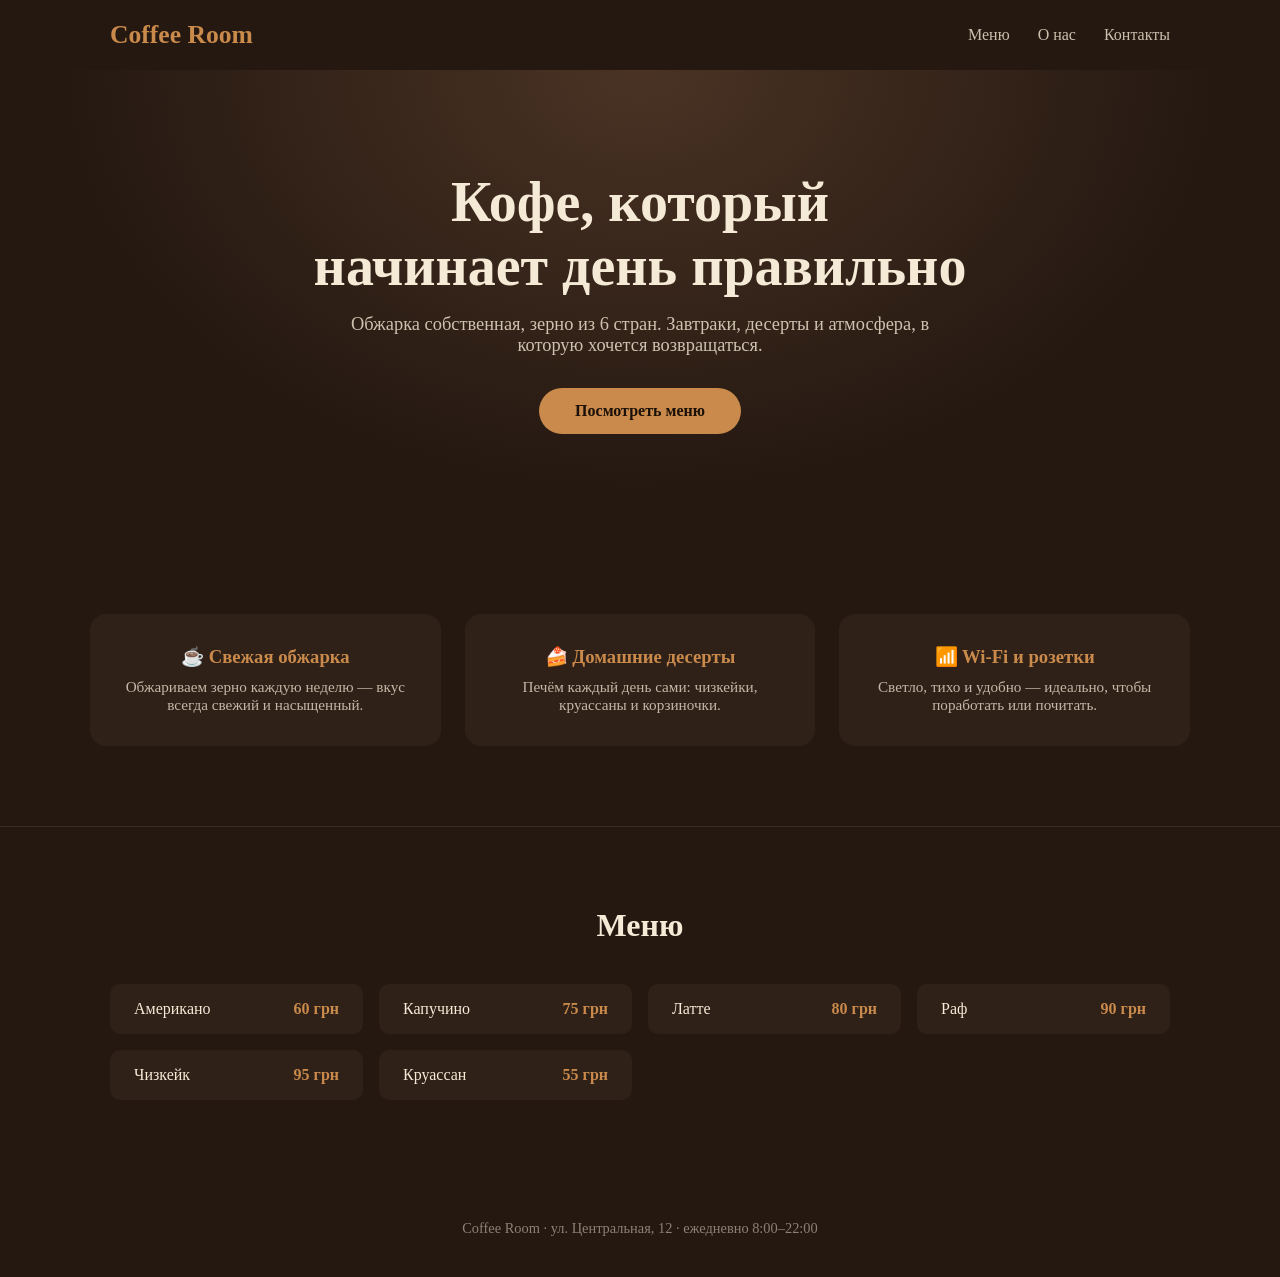
<file: works/coffee/index.html>
<!DOCTYPE html>
<html lang="uk">
<head>
    <meta charset="UTF-8">
    <meta name="viewport" content="width=device-width, initial-scale=1.0">
    <title>Coffee Room — лендинг кофейни</title>
    <style>
        :root {
            --cream: #f5ead6;
            --brown: #3d2b1f;
            --dark: #241811;
            --accent: #c98a4b;
        }
        * { margin: 0; padding: 0; box-sizing: border-box; }
        body {
            font-family: Georgia, 'Times New Roman', serif;
            background: var(--dark);
            color: var(--cream);
        }
        .container { max-width: 1100px; margin: 0 auto; padding: 0 20px; }

        .nav {
            display: flex;
            justify-content: space-between;
            align-items: center;
            padding: 20px 0;
        }
        .logo { font-size: 1.6rem; font-weight: 700; color: var(--accent); }
        .nav-links { display: flex; gap: 28px; list-style: none; }
        .nav-links a { color: var(--cream); text-decoration: none; opacity: 0.8; }
        .nav-links a:hover { opacity: 1; color: var(--accent); }

        .hero {
            text-align: center;
            padding: 100px 0;
            background: radial-gradient(ellipse at top, #4a3324 0%, var(--dark) 65%);
        }
        .hero h1 { font-size: clamp(2.2rem, 6vw, 3.5rem); margin-bottom: 16px; }
        .hero p { font-size: 1.15rem; opacity: 0.8; max-width: 600px; margin: 0 auto 32px; }
        .btn {
            display: inline-block;
            background: var(--accent);
            color: #1a1008;
            padding: 14px 36px;
            border-radius: 30px;
            text-decoration: none;
            font-weight: 700;
        }

        .features { display: grid; grid-template-columns: repeat(3, 1fr); gap: 24px; padding: 80px 0; }
        .feature {
            background: #2f2018;
            border-radius: 16px;
            padding: 32px;
            text-align: center;
        }
        .feature h3 { margin-bottom: 10px; color: var(--accent); }
        .feature p { opacity: 0.75; font-size: 0.95rem; }

        .menu { padding: 80px 0; border-top: 1px solid #3a2c20; }
        .menu h2 { text-align: center; margin-bottom: 40px; font-size: 2rem; }
        .menu-grid { display: grid; grid-template-columns: repeat(auto-fit, minmax(250px, 1fr)); gap: 16px; }
        .menu-item {
            display: flex;
            justify-content: space-between;
            background: #2f2018;
            padding: 16px 24px;
            border-radius: 10px;
        }
        .price { color: var(--accent); font-weight: 700; }

        .footer { text-align: center; padding: 40px 0; opacity: 0.5; font-size: 0.9rem; }

        @media (max-width: 768px) {
            .features { grid-template-columns: 1fr; }
            .nav-links { display: none; }
        }
    </style>
</head>
<body>
    <div class="container">
        <nav class="nav">
            <div class="logo">Coffee Room</div>
            <ul class="nav-links">
                <li><a href="#menu">Меню</a></li>
                <li><a href="#about">О нас</a></li>
                <li><a href="#contacts">Контакты</a></li>
            </ul>
        </nav>
    </div>

    <section class="hero">
        <div class="container">
            <h1>Кофе, который<br>начинает день правильно</h1>
            <p>Обжарка собственная, зерно из 6 стран. Завтраки, десерты и атмосфера, в которую хочется возвращаться.</p>
            <a href="#menu" class="btn">Посмотреть меню</a>
        </div>
    </section>

    <section id="about" class="features container">
        <div class="feature">
            <h3>☕ Свежая обжарка</h3>
            <p>Обжариваем зерно каждую неделю — вкус всегда свежий и насыщенный.</p>
        </div>
        <div class="feature">
            <h3>🍰 Домашние десерты</h3>
            <p>Печём каждый день сами: чизкейки, круассаны и корзиночки.</p>
        </div>
        <div class="feature">
            <h3>📶 Wi-Fi и розетки</h3>
            <p>Светло, тихо и удобно — идеально, чтобы поработать или почитать.</p>
        </div>
    </section>

    <section id="menu" class="menu">
        <div class="container">
            <h2>Меню</h2>
            <div class="menu-grid">
                <div class="menu-item"><span>Американо</span><span class="price">60 грн</span></div>
                <div class="menu-item"><span>Капучино</span><span class="price">75 грн</span></div>
                <div class="menu-item"><span>Латте</span><span class="price">80 грн</span></div>
                <div class="menu-item"><span>Раф</span><span class="price">90 грн</span></div>
                <div class="menu-item"><span>Чизкейк</span><span class="price">95 грн</span></div>
                <div class="menu-item"><span>Круассан</span><span class="price">55 грн</span></div>
            </div>
        </div>
    </section>

    <footer id="contacts" class="footer">
        <div class="container">Coffee Room · ул. Центральная, 12 · ежедневно 8:00–22:00</div>
    </footer>
</body>
</html>
</file>
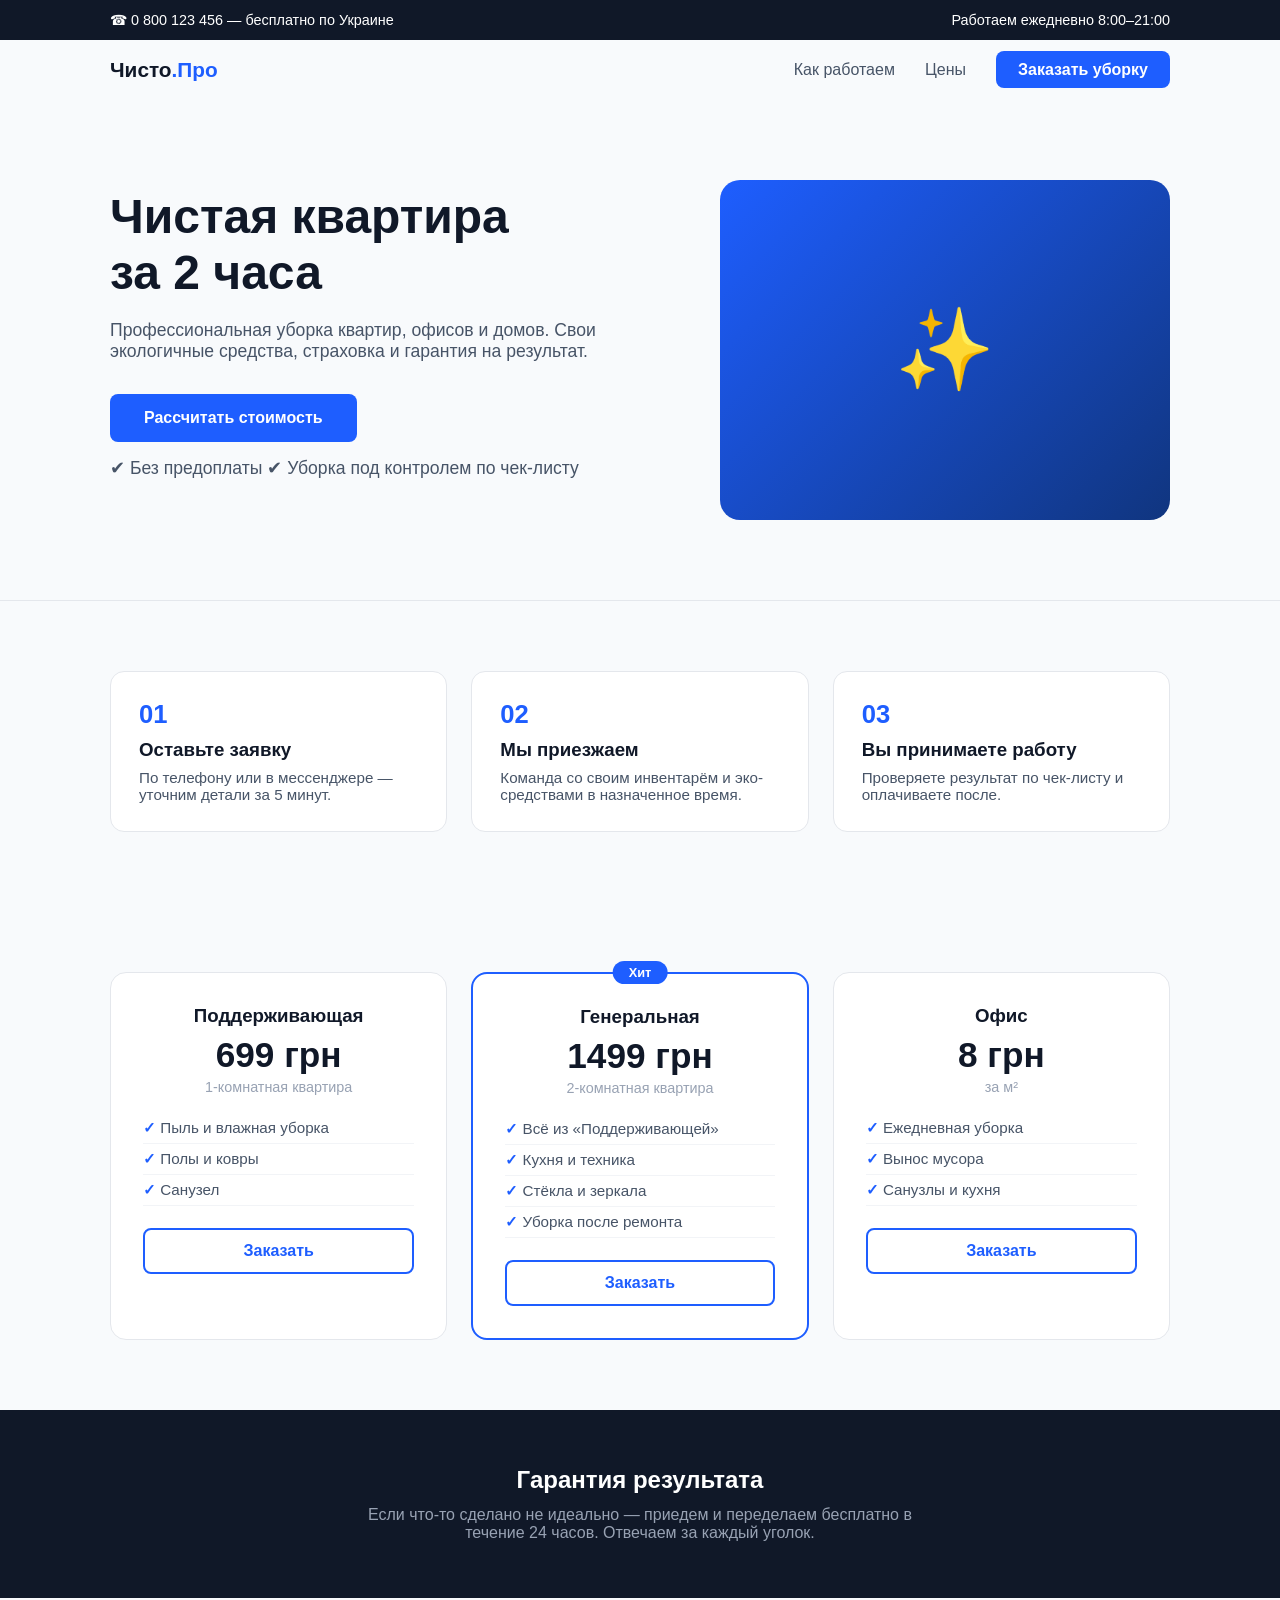
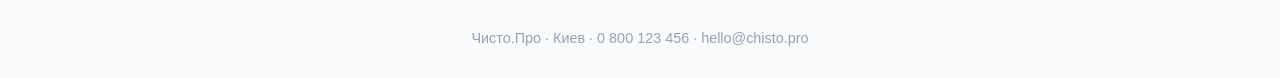
<file: works/service/index.html>
<!DOCTYPE html>
<html lang="uk">
<head>
    <meta charset="UTF-8">
    <meta name="viewport" content="width=device-width, initial-scale=1.0">
    <title>Чисто.Про — лендинг сервиса уборки</title>
    <style>
        :root {
            --blue: #1e5eff;
            --dark: #101828;
            --text: #475467;
            --bg: #f8fafc;
        }
        * { margin: 0; padding: 0; box-sizing: border-box; }
        body { font-family: 'Segoe UI', Arial, sans-serif; background: var(--bg); color: var(--dark); }
        .container { max-width: 1100px; margin: 0 auto; padding: 0 20px; }

        .topbar { background: var(--dark); color: #fff; padding: 12px 0; font-size: 0.9rem; }
        .topbar-inner { display: flex; justify-content: space-between; }
        .topbar a { color: #98a2b3; text-decoration: none; }

        .nav { display: flex; justify-content: space-between; align-items: center; padding: 18px 0; }
        .logo { font-weight: 800; font-size: 1.3rem; }
        .logo span { color: var(--blue); }
        .nav-links { display: flex; gap: 30px; list-style: none; }
        .nav-links a { color: var(--text); text-decoration: none; }
        .nav-links a:hover { color: var(--blue); }
        .nav-btn {
            background: var(--blue);
            color: #fff !important;
            padding: 10px 22px;
            border-radius: 8px;
            font-weight: 600;
        }

        .hero { padding: 80px 0; }
        .hero-inner { display: grid; grid-template-columns: 1.1fr 0.9fr; gap: 60px; align-items: center; }
        .hero h1 { font-size: clamp(2rem, 5vw, 3rem); line-height: 1.15; margin-bottom: 20px; }
        .hero p { color: var(--text); font-size: 1.1rem; margin-bottom: 32px; }
        .btn { display: inline-block; background: var(--blue); color: #fff; padding: 15px 34px; border-radius: 8px; text-decoration: none; font-weight: 600; }
        .btn:hover { background: #1650e8; }
        .hero-note { margin-top: 16px; color: #98a2b3; font-size: 0.9rem; }

        .steps { padding: 70px 0; border-top: 1px solid #e4e7ec; }
        .steps-grid { display: grid; grid-template-columns: repeat(3, 1fr); gap: 24px; }
        .step { background: #fff; border-radius: 14px; padding: 28px; border: 1px solid #e4e7ec; }
        .step b { display: block; font-size: 1.6rem; color: var(--blue); margin-bottom: 10px; }
        .step h3 { margin-bottom: 8px; }
        .step p { color: var(--text); font-size: 0.95rem; }

        .prices { padding: 70px 0; }
        .price-grid { display: grid; grid-template-columns: repeat(3, 1fr); gap: 24px; }
        .price-card {
            background: #fff;
            border-radius: 16px;
            padding: 32px;
            border: 1px solid #e4e7ec;
            text-align: center;
        }
        .price-card.featured { border: 2px solid var(--blue); position: relative; }
        .featured-tag {
            position: absolute;
            top: -13px;
            left: 50%;
            transform: translateX(-50%);
            background: var(--blue);
            color: #fff;
            padding: 4px 16px;
            border-radius: 20px;
            font-size: 0.8rem;
            font-weight: 700;
        }
        .price-card h3 { margin-bottom: 8px; }
        .price-card .amount { font-size: 2.2rem; font-weight: 800; color: var(--dark); margin-bottom: 4px; }
        .price-card .per { color: #98a2b3; font-size: 0.9rem; margin-bottom: 18px; }
        .price-card ul { list-style: none; text-align: left; color: var(--text); font-size: 0.95rem; }
        .price-card li { padding: 6px 0; border-bottom: 1px solid #f2f4f7; }
        .price-card li::before { content: '✓ '; color: var(--blue); font-weight: 700; }
        .price-btn {
            display: block;
            margin-top: 22px;
            border: 2px solid var(--blue);
            color: var(--blue);
            padding: 12px;
            border-radius: 8px;
            text-decoration: none;
            font-weight: 600;
        }
        .price-btn:hover { background: var(--blue); color: #fff; }

        .guarantee { background: var(--dark); color: #fff; padding: 56px 0; text-align: center; }
        .guarantee h2 { margin-bottom: 12px; }
        .guarantee p { color: #98a2b3; max-width: 600px; margin: 0 auto; }

        .footer { padding: 32px 0; text-align: center; color: #98a2b3; font-size: 0.9rem; }

        @media (max-width: 768px) {
            .hero-inner { grid-template-columns: 1fr; }
            .steps-grid, .price-grid { grid-template-columns: 1fr; }
            .nav-links { display: none; }
        }
    </style>
</head>
<body>
    <div class="topbar">
        <div class="container topbar-inner">
            <span>☎ 0 800 123 456 — бесплатно по Украине</span>
            <span>Работаем ежедневно 8:00–21:00</span>
        </div>
    </div>

    <div class="container">
        <nav class="nav">
            <div class="logo">Чисто<span>.Про</span></div>
            <ul class="nav-links">
                <li><a href="#steps">Как работаем</a></li>
                <li><a href="#prices">Цены</a></li>
                <li><a href="#prices" class="nav-btn">Заказать уборку</a></li>
            </ul>
        </nav>
    </div>

    <section class="hero">
        <div class="container hero-inner">
            <div>
                <h1>Чистая квартира<br>за 2 часа</h1>
                <p>Профессиональная уборка квартир, офисов и домов. Свои экологичные средства, страховка и гарантия на результат.</p>
                <a href="#prices" class="btn">Рассчитать стоимость</a>
                <p class="hero-note">✔ Без предоплаты ✔ Уборка под контролем по чек-листу</p>
            </div>
            <div style="border-radius: 20px; background: linear-gradient(135deg, #1e5eff, #10357f); height: 340px; display: flex; align-items: center; justify-content: center; font-size: 5rem;">✨</div>
        </div>
    </section>

    <section id="steps" class="steps">
        <div class="container">
            <div class="steps-grid">
                <div class="step"><b>01</b><h3>Оставьте заявку</h3><p>По телефону или в мессенджере — уточним детали за 5 минут.</p></div>
                <div class="step"><b>02</b><h3>Мы приезжаем</h3><p>Команда со своим инвентарём и эко-средствами в назначенное время.</p></div>
                <div class="step"><b>03</b><h3>Вы принимаете работу</h3><p>Проверяете результат по чек-листу и оплачиваете после.</p></div>
            </div>
        </div>
    </section>

    <section id="prices" class="prices">
        <div class="container">
            <div class="price-grid">
                <div class="price-card">
                    <h3>Поддерживающая</h3>
                    <div class="amount">699 грн</div>
                    <div class="per">1-комнатная квартира</div>
                    <ul>
                        <li>Пыль и влажная уборка</li>
                        <li>Полы и ковры</li>
                        <li>Санузел</li>
                    </ul>
                    <a href="#" class="price-btn">Заказать</a>
                </div>
                <div class="price-card featured">
                    <span class="featured-tag">Хит</span>
                    <h3>Генеральная</h3>
                    <div class="amount">1499 грн</div>
                    <div class="per">2-комнатная квартира</div>
                    <ul>
                        <li>Всё из «Поддерживающей»</li>
                        <li>Кухня и техника</li>
                        <li>Стёкла и зеркала</li>
                        <li>Уборка после ремонта</li>
                    </ul>
                    <a href="#" class="price-btn">Заказать</a>
                </div>
                <div class="price-card">
                    <h3>Офис</h3>
                    <div class="amount">8 грн</div>
                    <div class="per">за м²</div>
                    <ul>
                        <li>Ежедневная уборка</li>
                        <li>Вынос мусора</li>
                        <li>Санузлы и кухня</li>
                    </ul>
                    <a href="#" class="price-btn">Заказать</a>
                </div>
            </div>
        </div>
    </section>

    <section class="guarantee">
        <div class="container">
            <h2>Гарантия результата</h2>
            <p>Если что-то сделано не идеально — приедем и переделаем бесплатно в течение 24 часов. Отвечаем за каждый уголок.</p>
        </div>
    </section>

    <footer class="footer">
        <div class="container">Чисто.Про · Киев · 0 800 123 456 · hello@chisto.pro</div>
    </footer>
</body>
</html>
</file>
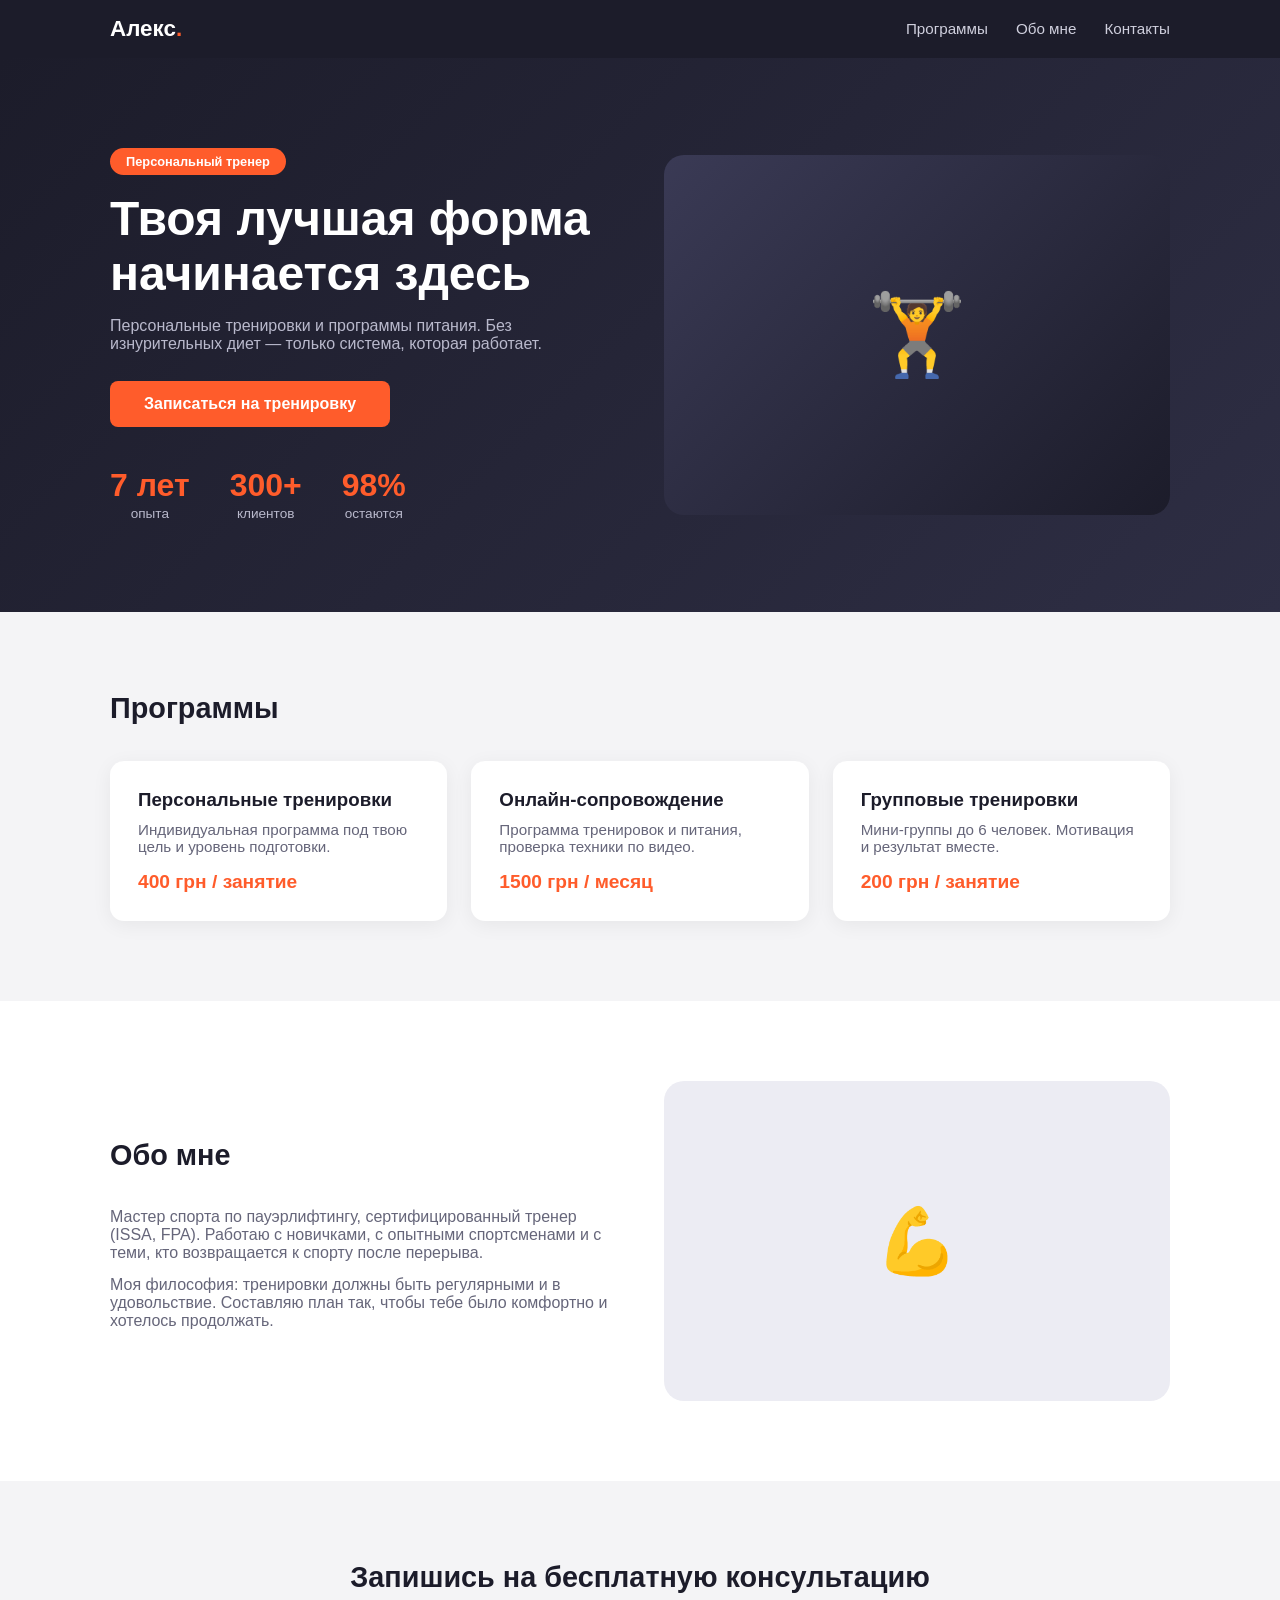
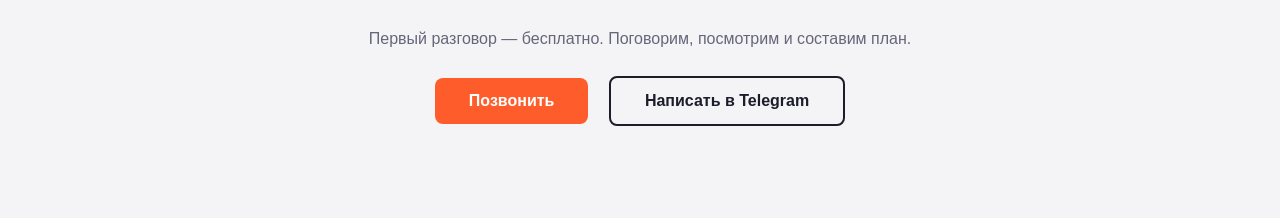
<file: works/trainer/index.html>
<!DOCTYPE html>
<html lang="uk">
<head>
    <meta charset="UTF-8">
    <meta name="viewport" content="width=device-width, initial-scale=1.0">
    <title>Алекс Тренер — сайт-визитка</title>
    <style>
        :root {
            --bg: #f4f4f6;
            --dark: #1c1c2a;
            --accent: #ff5c2b;
            --muted: #66667a;
        }
        * { margin: 0; padding: 0; box-sizing: border-box; }
        body {
            font-family: 'Segoe UI', Arial, sans-serif;
            background: var(--bg);
            color: var(--dark);
        }
        .container { max-width: 1100px; margin: 0 auto; padding: 0 20px; }

        .header {
            background: var(--dark);
            color: #fff;
            padding: 16px 0;
        }
        .header-inner { display: flex; justify-content: space-between; align-items: center; }
        .logo { font-weight: 800; font-size: 1.4rem; }
        .logo span { color: var(--accent); }
        .nav { display: flex; gap: 28px; list-style: none; }
        .nav a { color: #cfcfdd; text-decoration: none; font-size: 0.95rem; }
        .nav a:hover { color: var(--accent); }

        .hero {
            background: linear-gradient(135deg, var(--dark) 0%, #2e2e44 100%);
            color: #fff;
            padding: 90px 0;
        }
        .hero-inner { display: grid; grid-template-columns: 1fr 1fr; gap: 48px; align-items: center; }
        .hero-badge {
            display: inline-block;
            background: var(--accent);
            padding: 6px 16px;
            border-radius: 20px;
            font-size: 0.8rem;
            font-weight: 700;
            margin-bottom: 16px;
        }
        .hero h1 { font-size: clamp(2rem, 5vw, 3rem); margin-bottom: 16px; line-height: 1.15; }
        .hero p { color: #b9b9cc; margin-bottom: 28px; }
        .btn {
            display: inline-block;
            background: var(--accent);
            color: #fff;
            padding: 14px 34px;
            border-radius: 8px;
            text-decoration: none;
            font-weight: 700;
        }
        .btn:hover { background: #ff7a4f; }
        .hero-stats { display: flex; gap: 40px; margin-top: 40px; }
        .stat { text-align: center; }
        .stat b { display: block; font-size: 2rem; color: var(--accent); }
        .stat span { font-size: 0.85rem; color: #b9b9cc; }

        .programs { padding: 80px 0; }
        .section-title { font-size: 1.8rem; margin-bottom: 36px; }
        .cards { display: grid; grid-template-columns: repeat(3, 1fr); gap: 24px; }
        .card {
            background: #fff;
            border-radius: 14px;
            padding: 28px;
            box-shadow: 0 4px 20px rgba(0, 0, 0, 0.06);
        }
        .card h3 { margin-bottom: 10px; }
        .card p { color: var(--muted); font-size: 0.95rem; margin-bottom: 16px; }
        .card .price { color: var(--accent); font-weight: 800; font-size: 1.2rem; }

        .about { background: #fff; padding: 80px 0; }
        .about-grid { display: grid; grid-template-columns: 1fr 1fr; gap: 48px; align-items: center; }
        .about p { color: var(--muted); margin-bottom: 14px; }

        .contact { padding: 80px 0; text-align: center; }
        .contact .btn { margin: 0 8px 12px; }
        .btn-ghost {
            background: none;
            border: 2px solid var(--dark);
            color: var(--dark);
        }
        .btn-ghost:hover { background: var(--dark); color: #fff; }

        @media (max-width: 768px) {
            .hero-inner, .about-grid { grid-template-columns: 1fr; }
            .cards { grid-template-columns: 1fr; }
            .nav { display: none; }
            .hero-stats { gap: 24px; }
        }
    </style>
</head>
<body>
    <header class="header">
        <div class="container header-inner">
            <div class="logo">Алекс<span>.</span></div>
            <ul class="nav">
                <li><a href="#programs">Программы</a></li>
                <li><a href="#about">Обо мне</a></li>
                <li><a href="#contact">Контакты</a></li>
            </ul>
        </div>
    </header>

    <section class="hero">
        <div class="container hero-inner">
            <div>
                <span class="hero-badge">Персональный тренер</span>
                <h1>Твоя лучшая форма<br>начинается здесь</h1>
                <p>Персональные тренировки и программы питания. Без изнурительных диет — только система, которая работает.</p>
                <a href="#contact" class="btn">Записаться на тренировку</a>
                <div class="hero-stats">
                    <div class="stat"><b>7 лет</b><span>опыта</span></div>
                    <div class="stat"><b>300+</b><span>клиентов</span></div>
                    <div class="stat"><b>98%</b><span>остаются</span></div>
                </div>
            </div>
            <div style="border-radius: 20px; background: linear-gradient(135deg, #3a3a55, #1c1c2a); height: 360px; display: flex; align-items: center; justify-content: center; font-size: 5rem;">🏋️</div>
        </div>
    </section>

    <section id="programs" class="programs">
        <div class="container">
            <h2 class="section-title">Программы</h2>
            <div class="cards">
                <div class="card">
                    <h3>Персональные тренировки</h3>
                    <p>Индивидуальная программа под твою цель и уровень подготовки.</p>
                    <span class="price">400 грн / занятие</span>
                </div>
                <div class="card">
                    <h3>Онлайн-сопровождение</h3>
                    <p>Программа тренировок и питания, проверка техники по видео.</p>
                    <span class="price">1500 грн / месяц</span>
                </div>
                <div class="card">
                    <h3>Групповые тренировки</h3>
                    <p>Мини-группы до 6 человек. Мотивация и результат вместе.</p>
                    <span class="price">200 грн / занятие</span>
                </div>
            </div>
        </div>
    </section>

    <section id="about" class="about">
        <div class="container about-grid">
            <div>
                <h2 class="section-title">Обо мне</h2>
                <p>Мастер спорта по пауэрлифтингу, сертифицированный тренер (ISSA, FPA). Работаю с новичками, с опытными спортсменами и с теми, кто возвращается к спорту после перерыва.</p>
                <p>Моя философия: тренировки должны быть регулярными и в удовольствие. Составляю план так, чтобы тебе было комфортно и хотелось продолжать.</p>
            </div>
            <div style="border-radius: 20px; background: #ececf3; height: 320px; display: flex; align-items: center; justify-content: center; font-size: 4rem;">💪</div>
        </div>
    </section>

    <section id="contact" class="contact">
        <div class="container">
            <h2 class="section-title">Запишись на бесплатную консультацию</h2>
            <p style="color: var(--muted); margin-bottom: 28px;">Первый разговор — бесплатно. Поговорим, посмотрим и составим план.</p>
            <a href="#" class="btn">Позвонить</a>
            <a href="#" class="btn btn-ghost">Написать в Telegram</a>
        </div>
    </section>
</body>
</html>
</file>
